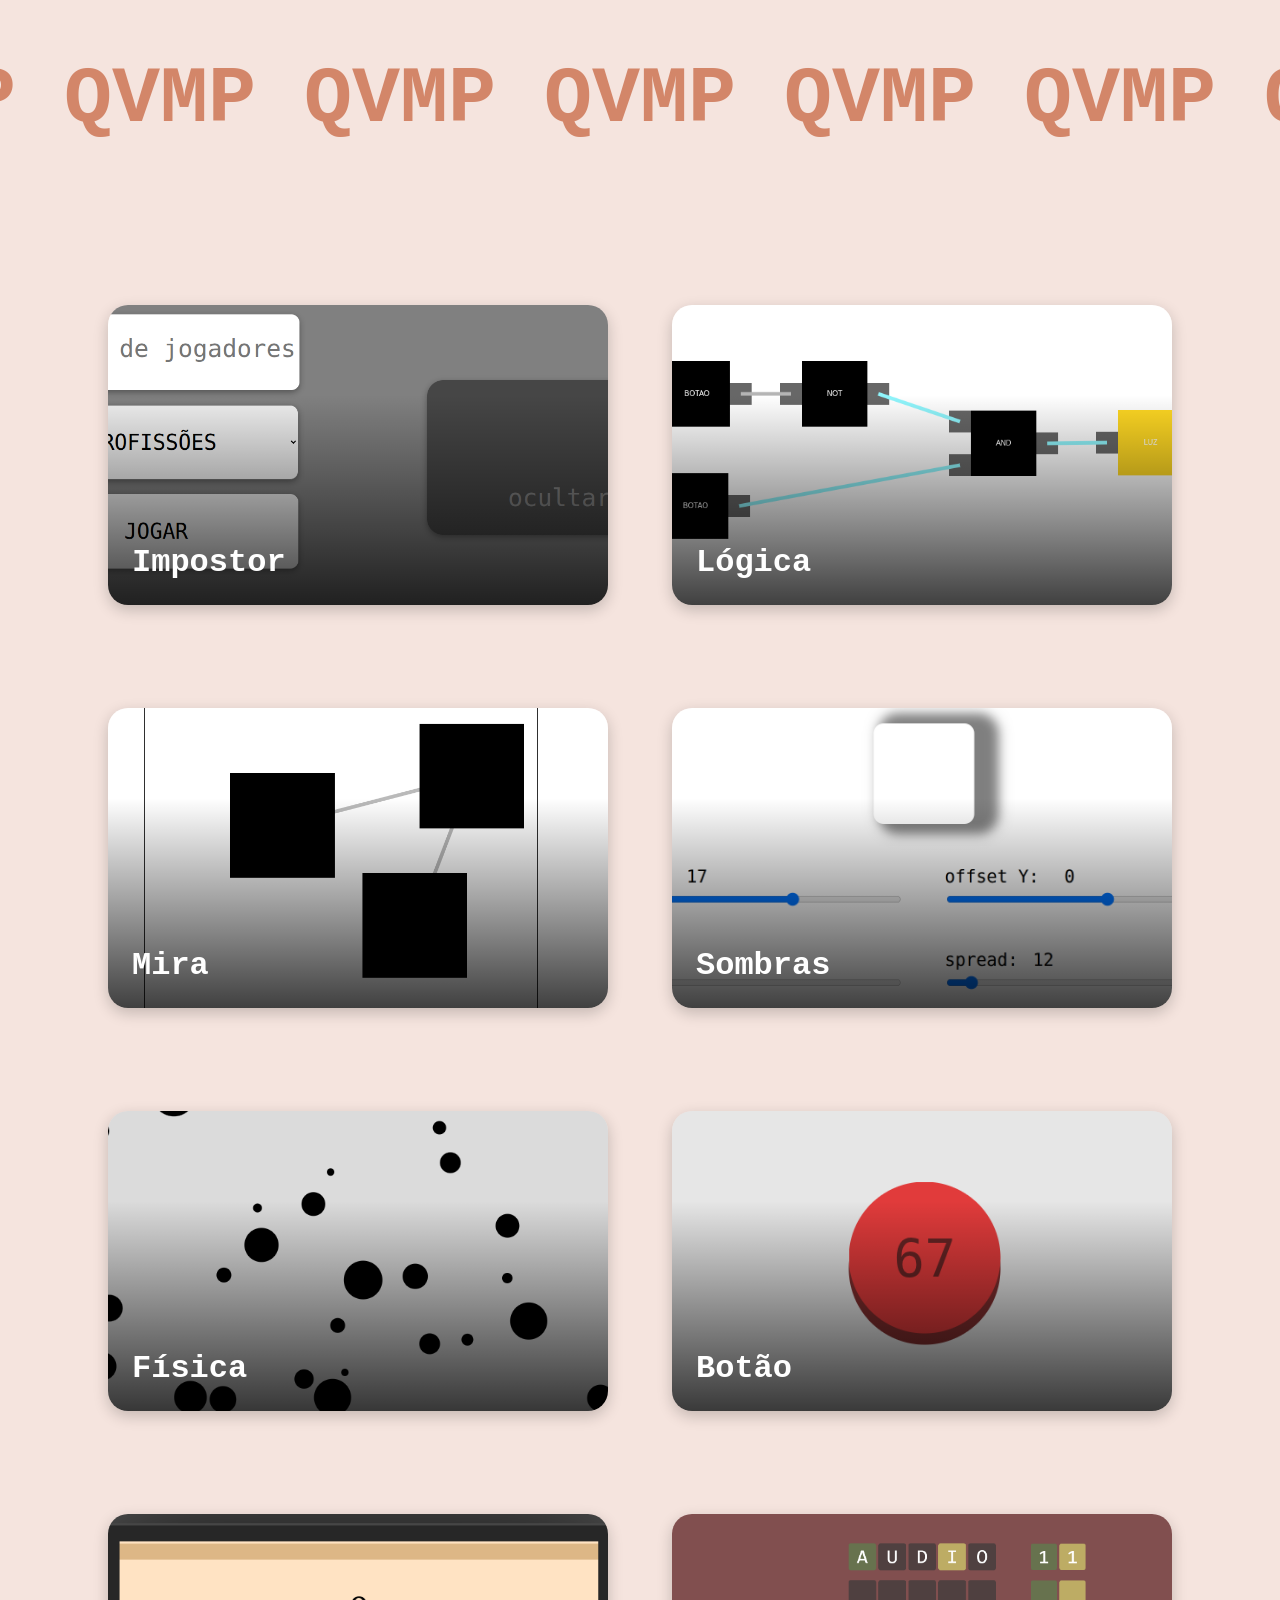
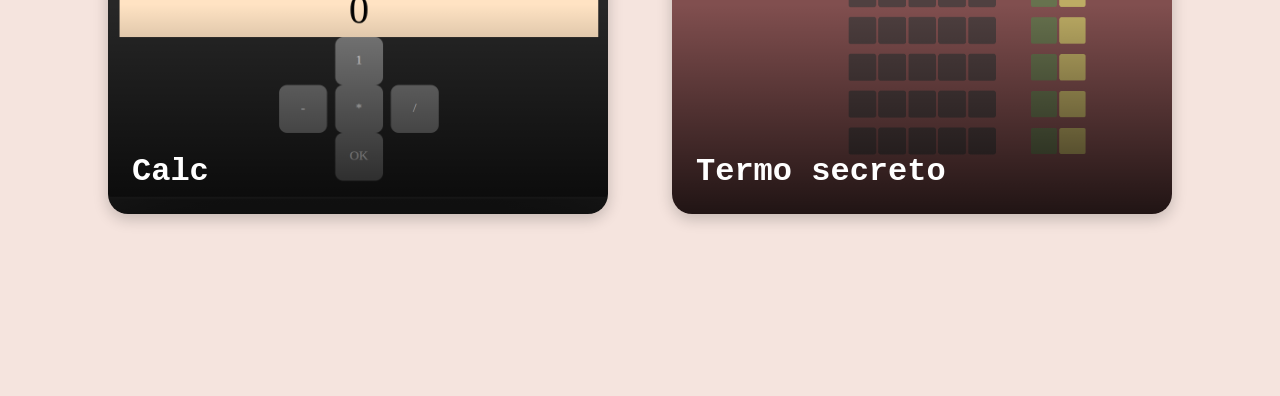
<file: index.html>
<!DOCTYPE html>
<html lang="en">
<head>
    <meta charset="UTF-8">
    <meta name="viewport" content="width=device-width, initial-scale=1.0">
    <title>QVMP</title>

    <link rel="stylesheet" href="index.css">
</head>
<body>
    <h1>QVMP QVMP QVMP QVMP QVMP QVMP QVMP QVMP QVMP QVMP QVMP QVMP QVMP QVMP QVMP QVMP</h1>



    <div id="jogos">
        <a class="jogo" href="impostor/index.html">Impostor</a>
        <a class="jogo" href="logica/index.html">Lógica</a>
        <a class="jogo" href="mira/index.html">Mira</a>
        <a class="jogo" href="sombras/index.html">Sombras</a>
        <a class="jogo" href="fisica/index.html">Física</a>
        <a class="jogo" href="reset-button/index.html">Botão</a>
        <a class="jogo" href="calc/index.html">Calc</a>
        <a class="jogo" href="termo/index.html">Termo secreto</a>
    </div>
</body>
</html>
</file>
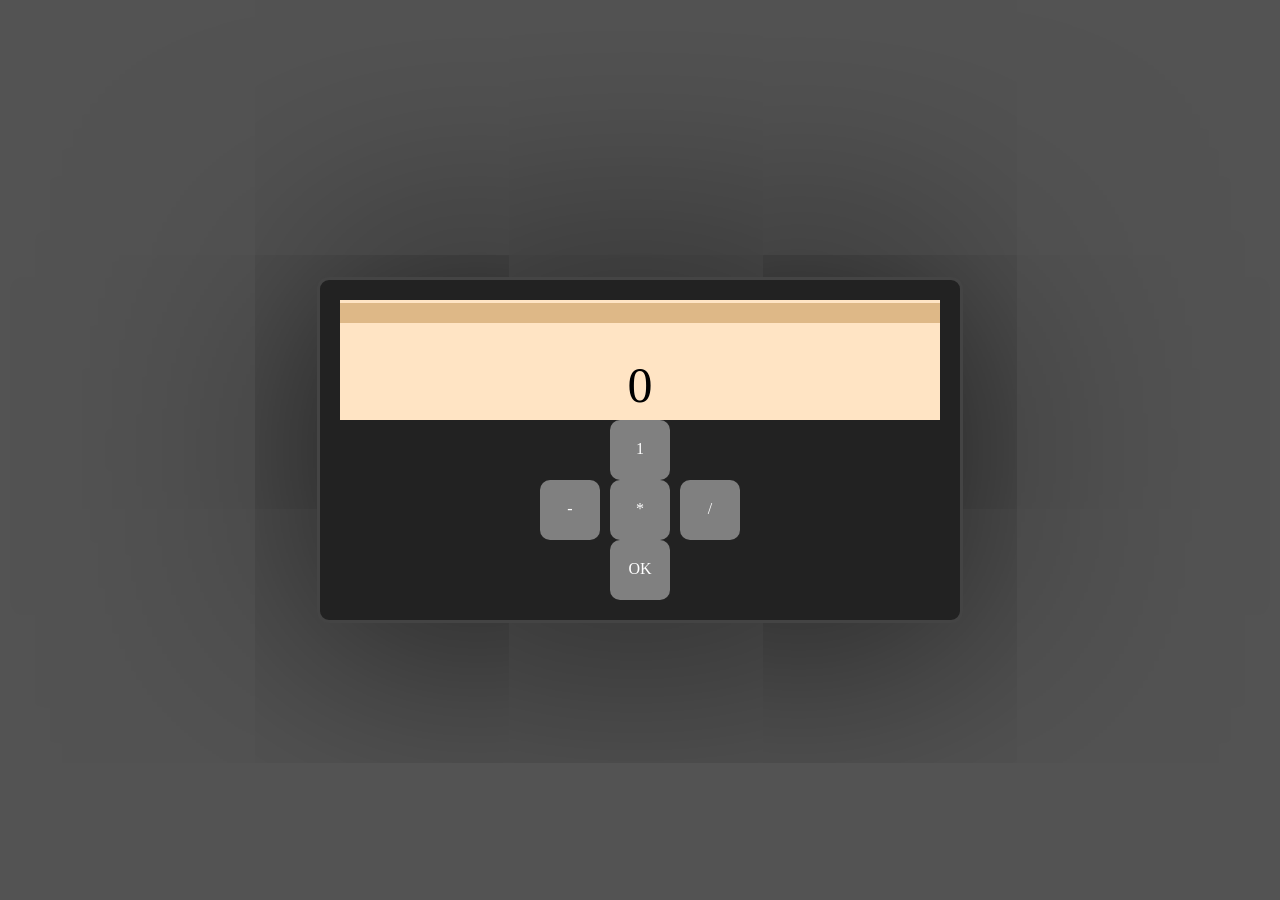
<file: calc/index.html>
<!DOCTYPE html>
<html lang="pt">
    <head>
        <meta charset="UTF-8">
        <title>calc</title>
        <link rel="stylesheet" href="styles.css">
    </head>
    <body>
        <div class="align">
            <div class="fundo">
                <div class="input">
                    <div class="historico">
                        <p id="historico"></p>
                    </div>
                    
                    <p id="input">0</p>
                </div>
                <div class="linha-botao">
                    <div class="botao" data-target="input" data-value="1">1</div>
                </div>
                <div class="linha-botao">
                    <div class="botao" data-target="input" data-value="-">-</div>
                    <div class="botao" data-target="input" data-value="*">*</div>
                    <div class="botao" data-target="input" data-value="/">/</div>
                </div>
                <div class="linha-botao">
                    <div class="botao" data-target="input" data-value="ok">OK</div>
                </div>
            </div>
        </div>

        <script src="script.js"></script>
    </body>
</html>
</file>
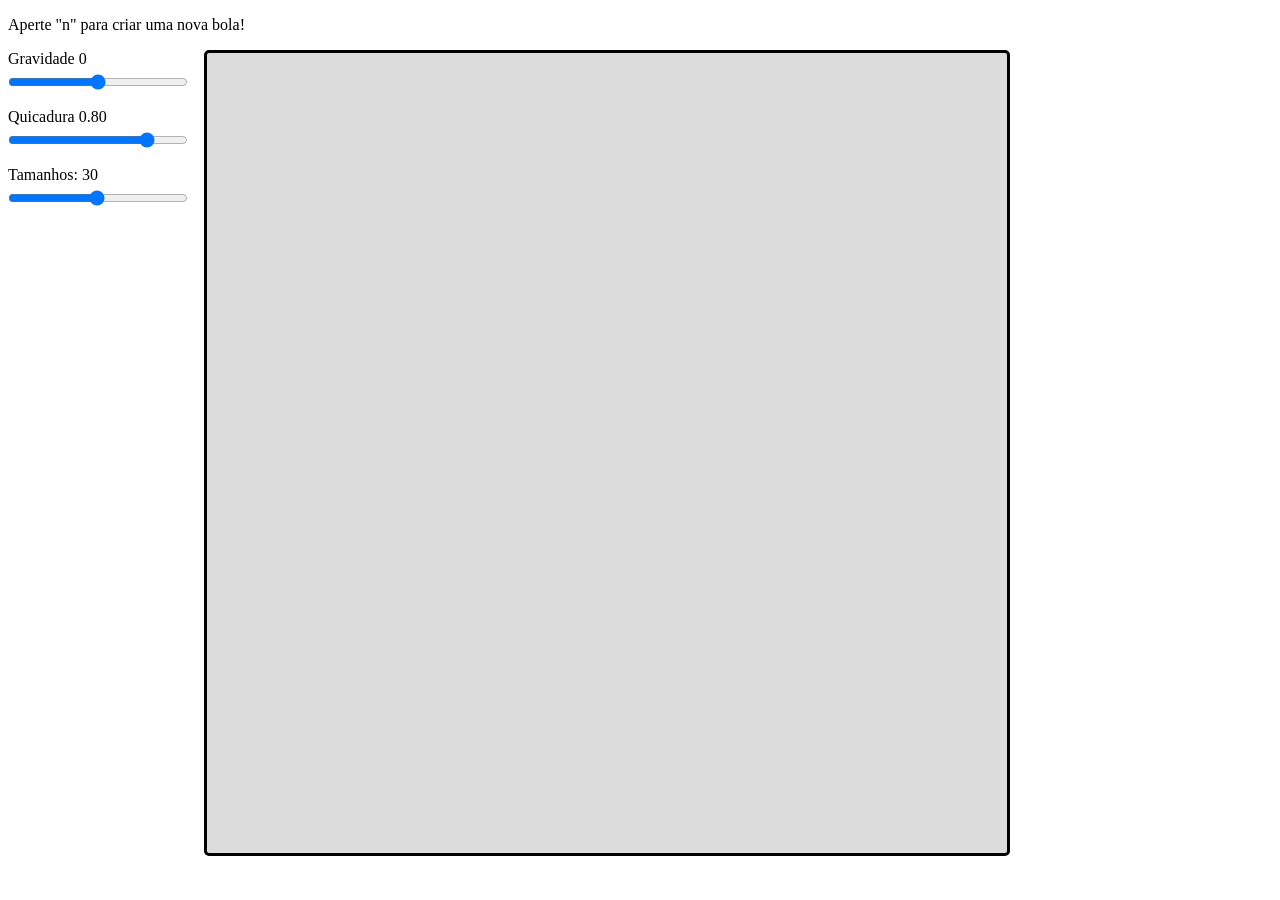
<file: fisica/index.html>
<!DOCTYPE html>
<html lang="en">
<head>
    <meta charset="UTF-8">
    <meta name="viewport" content="width=device-width, initial-scale=1.0">
    <title>Document</title>
    <link rel="stylesheet" href="style.css">
</head>
<body>
    <p>Aperte "n" para criar uma nova bola!</p>
    <div class="simulator">
        <div class="sliders">
            <label for="gravity">Gravidade <output id="gravity-value">0</output></label>
            <input id="gravity" type="range" min="-0.5" max="0.5" step="0.01" value="0">

            <label for="bounce">Quicadura <output id="bounce-value">0.80</output></label>
            <input id="bounce" type="range" min="0" max="1" step="0.01" value="0.80">

            <label for="radius">Tamanhos: <output id="radius-value">30</output></label>
            <input id="radius" type="range" min="1" max="60" step="1" value="30">
        </div>
        <canvas width="800" height="800" id="draw"></canvas>
    </div>

    <script src="main.js"></script>
</body>
</html>
</file>
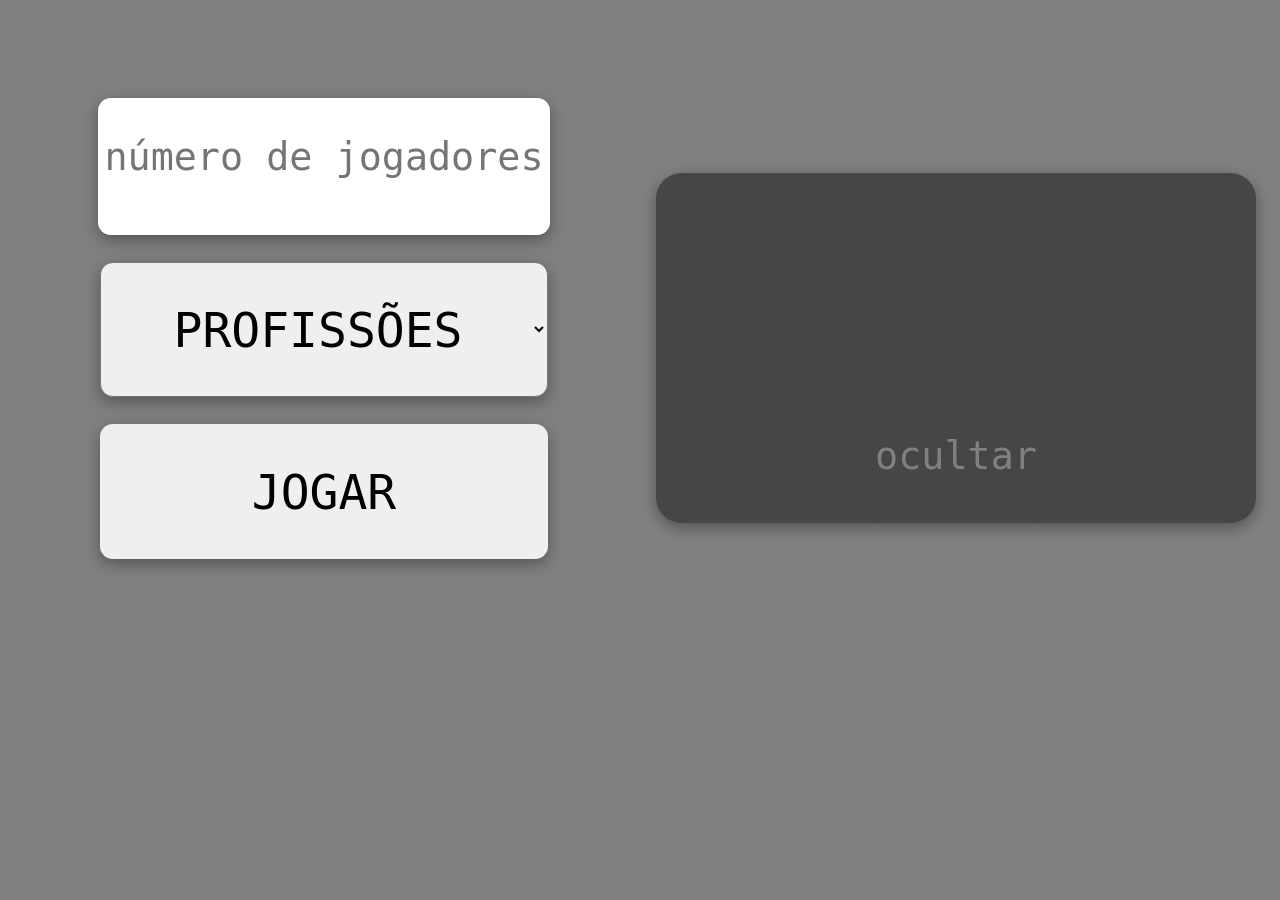
<file: impostor/index.html>
<!DOCTYPE html>
<html lang="en">
<head>
    <meta charset="UTF-8">
    <meta name="viewport" content="width=device-width, initial-scale=1.0">
    <title>Who's the imposter</title>
    <link rel="stylesheet" href="index.css">
</head>
<body>
    <div id="esquerda">
        <textarea inputmode="numeric" placeholder="número de jogadores" id="num"></textarea>
        <select onchange="comparar()" id="tema">
            <option value="prof">PROFISSÕES</option>
            <option value="lugares">LUGARES</option>
            <option value="animais">ANIMAIS</option>
            <option value="pessoas">PESSOAS</option>
            <option value="objetos">OBJETOS</option>
            <option value="clash">CLASH ROYALE</option>
            <option value="poke">POKEMON</option>
            <option value="mine">MINECRAFT (HARDCORE)</option>
            <option value="mine2">MINECRAFT (EASY)</option>
            <option value="personagens">PERSONAGENS</option>
            <option value="custom">PERSONALIZADO</option>
        </select>

        <textarea hidden placeholder="Item 1&#10;Item 2&#10;Item 3&#10;..." id="custom"></textarea>

        <div hidden id="categorias">
            <input type="checkbox" id="herois">
            <label>herois</label><br>
            <input type="checkbox" id="desenhos">
            <label>desenhos</label><br>
            <input type="checkbox" id="filmes">
            <label>filmes</label><br>
            <input type="checkbox" id="animes">
            <label>animes</label><br>
        </div>

        <button onclick="comecar()">JOGAR</button>

    </div>
    
    <div id="direita">
        <div id="jogo" class="jogo"></div>

        <div class="resultado">
            <div id="cima"><h1 id="result"></h1></div>
            <div id="baixo"><button onclick="ocultar()">ocultar</button></div>
        </div>
    </div>

    <script src="temas/animais.js"></script>
    <script src="temas/clash.js"></script>
    <script src="temas/lugares.js"></script>
    <script src="temas/mine.js"></script>
    <script src="temas/mine2.js"></script>
    <script src="temas/objetos.js"></script>
    <script src="temas/pessoas.js"></script>
    <script src="temas/prof.js"></script>
    <script src="temas/pokemon.js"></script>
    <script src="temas/personagens/desenhos.js"></script>
    <script src="temas/personagens/herois.js"></script>
    <script src="temas/personagens/filmes.js"></script>
    <script src="temas/personagens/animes.js"></script>
    <script src="main.js"></script>

</body>
</html>
</file>
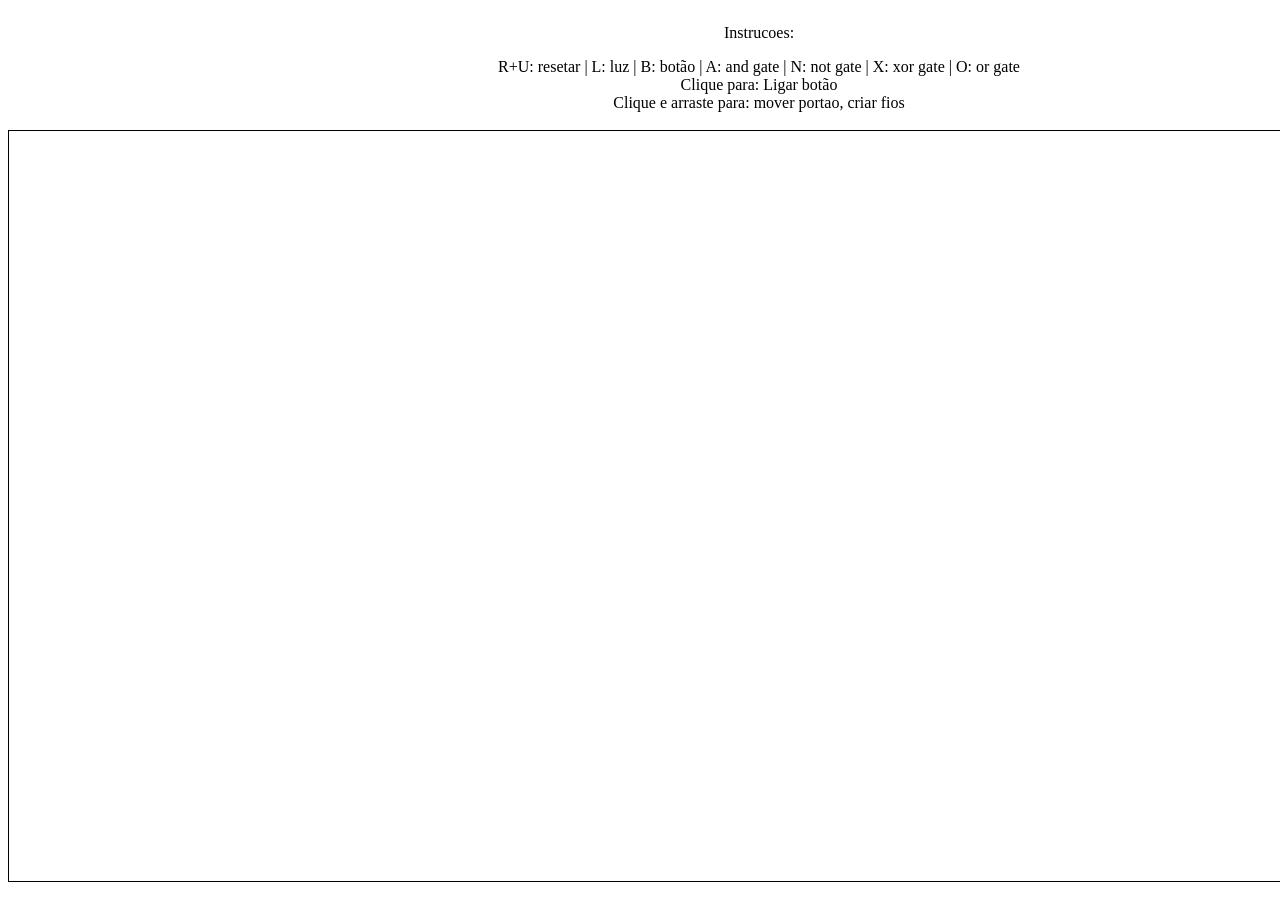
<file: logica/index.html>
<!DOCTYPE html>
<html lang="pt-br">
<head>
    <meta charset="UTF-8">
    <meta name="viewport" content="width=device-width, initial-scale=1.0">
    <title>Document</title>
    <link rel="stylesheet" href="s.css">
</head>
<body>
    <div id="cont">
        <p>Instrucoes:</p>
        <div>R+U: resetar | L: luz | B: botão | A: and gate | N: not gate | X: xor gate | O: or gate</div>
        <div>Clique para: Ligar botão</div>
        <div>Clique e arraste para: mover portao, criar fios</div><br>
        

        <canvas id="canva" width="1500" height="750"></canvas>

    </div>

    <script src="logica.js"></script>
</body>
</html>
</file>
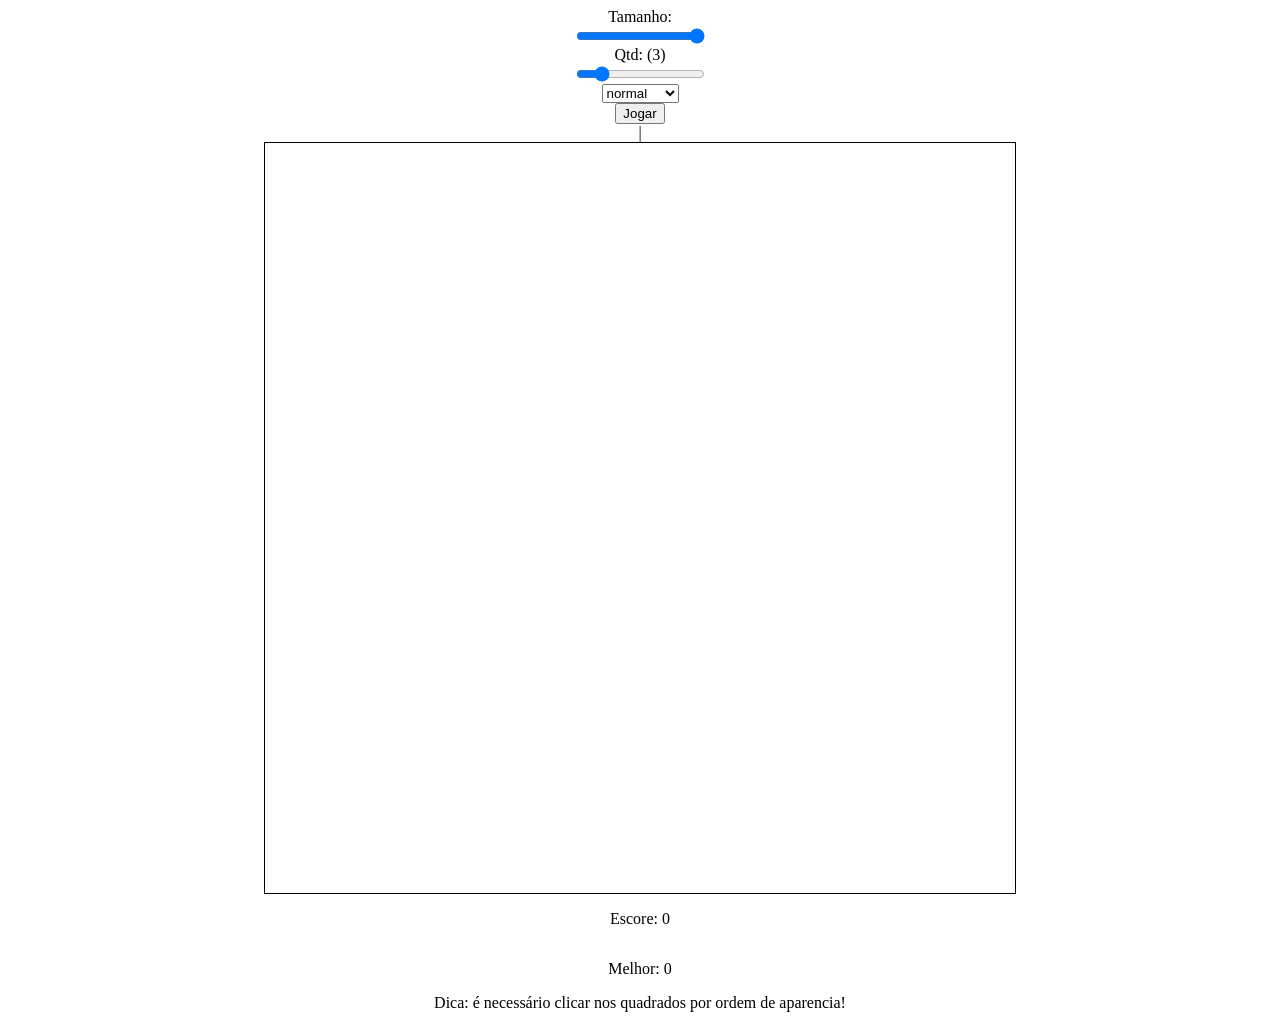
<file: mira/index.html>
<!DOCTYPE html>
<html lang="en">
<head>
    <meta charset="UTF-8">
    <meta name="viewport" content="width=device-width, initial-scale=1.0">
    <title>Document</title>
    <link rel="stylesheet" href="s.css">
</head>
<body>
    <div id="cont">
        <label for="tamanho">Tamanho:</label>
        <input type="range" id="tamanho" min="30" max="200" value="200">

        <label for="qtd" id="qtd-label">Qtd: (3)</label>
        <input type="range" id="qtd" min="2" max="8" value="3">

        <select name="opcoes" id="opcoes">
            <option >normal</option>
            <option >cego</option>
            <option >epliepsia</option>
            <option >crosshair</option>
            <option >tracer</option>
            
        </select>

        <button id="j">Jogar</button>|
        
        <canvas id="canva" width="750" height="750"></canvas>

        <p id="score">Escore: 0</p>
        <p id="melhor">Melhor: 0</p>
        <div>Dica: é necessário clicar nos quadrados por ordem de aparencia!</div>
    </div>

    <script src="mira.js    "></script>
</body>
</html>
</file>
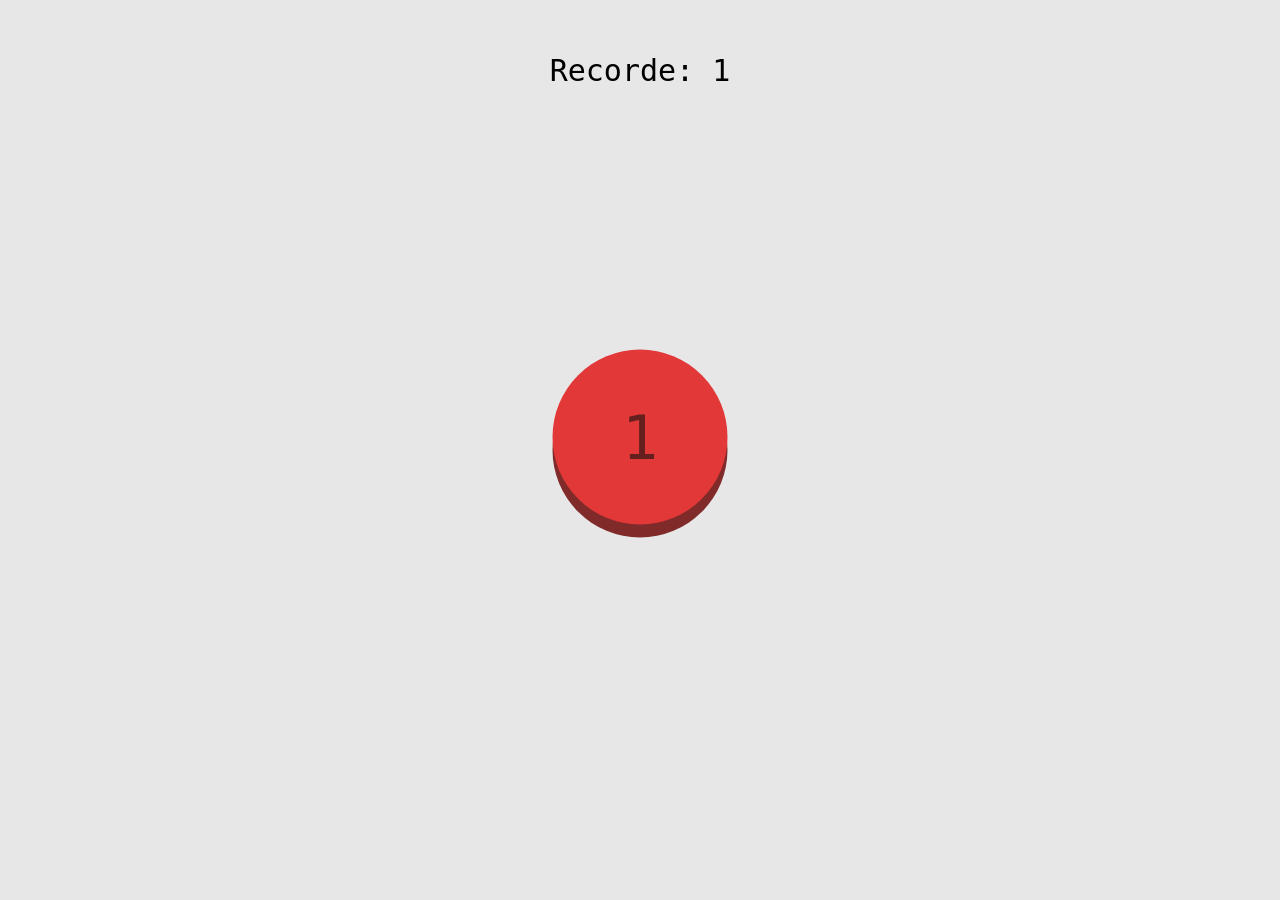
<file: reset-button/index.html>
<!DOCTYPE html>
<html lang="en">
<head>
    <meta charset="UTF-8">
    <meta name="viewport" content="width=device-width, initial-scale=1.0">
    <title>Reset Button</title>
    <link rel="stylesheet" href="reset_button.css">
</head>
<body>
    <div id="corpo">
        <div id="record">Recorde: 1</div>
        <div id="principal">
            <div id="button-top" onclick="clicar()" onmouseover="testar()" onmouseleave="release()"></div>
            <button id="main">1</button>
            <div id="button-bot"></div>
        </div>
    </div>

    <script src="reset_button.js"></script>
</body>
</html>
</file>
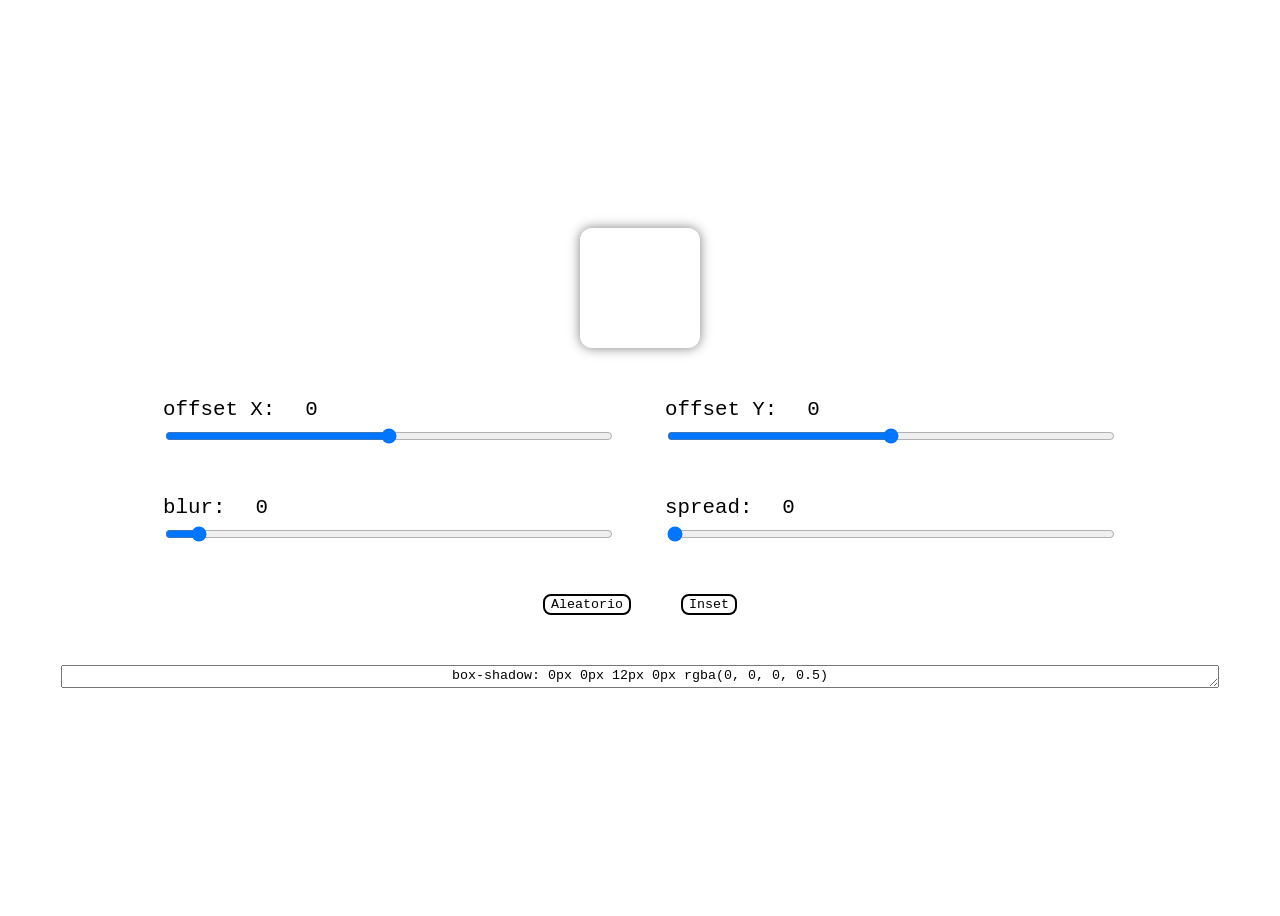
<file: sombras/index.html>
<!DOCTYPE html>
<html lang="en">
<head>
    <meta charset="UTF-8">
    <meta name="viewport" content="width=device-width, initial-scale=1.0">
    <title>Sombras</title>
    <link rel="stylesheet" href="styles.css">
</head>
<body>
    <div class=a>
        <div class="box" id="box"></div>

        <div class=b>
            <div class=c>
                <label for="slider">offset X: <span id="value_offset_x">0</span></label>
                <input type="range" id="slide_offset_x" data-target="value_offset_x" data-var="x" min="-50" max="50" value="0">
            </div>
            <div class=c>
                <label for="slider">offset Y: <span id="value_offset_y">0</span></label>
                <input type="range" id="slide_offset_y" data-target="value_offset_y" data-var="y" min="-50" max="50" value="0">
            </div>
        </div>
        <div class=b>
            <div class=c>
                <label for="slider">blur: <span id="value_blur">0</span></label>
                <input type="range" id="slide_blur" data-target="value_blur" data-var="blur" min="0" max="200" value="12">
            </div>
            <div class=c>
                <label for="slider">spread: <span id="value_spread">0</span></label>
                <input type="range" id="slide_spread" data-target="value_spread" data-var="spread" min="0" max="200" value="0">
            </div>
        </div>
        <div class=b>
            <button id="random">Aleatorio</button>
            <button id="inset">Inset</button>
        </div>
        <div class=b>
            <textarea name="resultado" id="resultado">SCRIPT</textarea>
        </div>
        


    </div>
    <script src="main.js"></script>
</body>
</html>
</file>
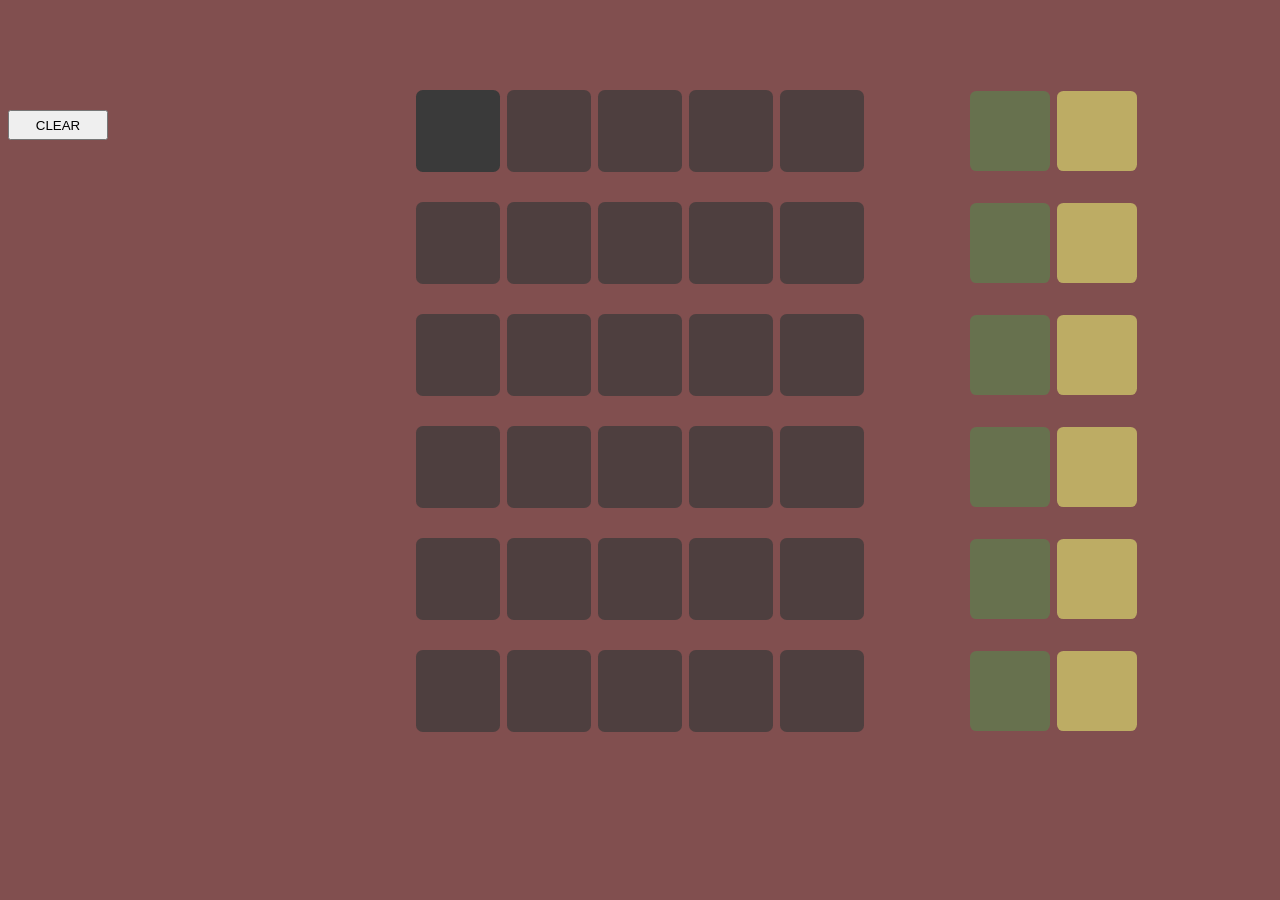
<file: termo/index.html>
<!DOCTYPE html>
<html lang="pt-br">
<head>
    <meta charset="UTF-8">
    <meta name="viewport" content="width=device-width, initial-scale=1.0">
    <title>Termo só que ruim</title>
    <link rel="stylesheet" href="termo.css">
</head>
<body id="body">
    <button id="clear" onclick="limpar()">CLEAR</button>
    <div id="coluna">
        <div class="junto">
            <div class="linha">
                <textarea id="0"  onclick="mudar(this)" maxlength="1" readonly></textarea>
                <textarea id="1"  onclick="mudar(this)" maxlength="1" readonly></textarea>
                <textarea id="2"  onclick="mudar(this)" maxlength="1" readonly></textarea>
                <textarea id="3"  onclick="mudar(this)" maxlength="1" readonly></textarea>
                <textarea id="4"  onclick="mudar(this)" maxlength="1" readonly></textarea>
            </div>
            <div class="gab">
                <div class="correto" id="gab5" maxlength="1" readonly></div>
                <div class="meio" id="gab6" maxlength="1" readonly></div>
            </div>
        </div>


        <div class="junto">
            <div class="linha">
                <textarea id="5"  onclick="mudar(this)" maxlength="1" readonly></textarea>
                <textarea id="6"  onclick="mudar(this)" maxlength="1" readonly></textarea>
                <textarea id="7"  onclick="mudar(this)" maxlength="1" readonly></textarea>
                <textarea id="8"  onclick="mudar(this)" maxlength="1" readonly></textarea>
                <textarea id="9"  onclick="mudar(this)" maxlength="1" readonly></textarea>
            </div>
            <div class="gab">
                <div class="correto" id="gab10" maxlength="1" readonly></div>
                <div class="meio" id="gab11" maxlength="1" readonly></div>
            </div>
        </div>

        <div class="junto">
            <div class="linha">
                <textarea id="10"  onclick="mudar(this)" maxlength="1" readonly></textarea>
                <textarea id="11"  onclick="mudar(this)" maxlength="1" readonly></textarea>
                <textarea id="12"  onclick="mudar(this)" maxlength="1" readonly></textarea>
                <textarea id="13"  onclick="mudar(this)" maxlength="1" readonly></textarea>
                <textarea id="14"  onclick="mudar(this)" maxlength="1" readonly></textarea>
            </div>
            <div class="gab">
                <div class="correto" id="gab15" maxlength="1" readonly></div>
                <div class="meio" id="gab16" maxlength="1" readonly></div>
            </div>
        </div>

        <div class="junto">
            <div class="linha">
                <textarea id="15"  onclick="mudar(this)" maxlength="1" readonly></textarea>
                <textarea id="16"  onclick="mudar(this)" maxlength="1" readonly></textarea>
                <textarea id="17"  onclick="mudar(this)" maxlength="1" readonly></textarea>
                <textarea id="18"  onclick="mudar(this)" maxlength="1" readonly></textarea>
                <textarea id="19"  onclick="mudar(this)" maxlength="1" readonly></textarea>
            </div>
            <div class="gab">
                <div class="correto" id="gab20" maxlength="1" readonly></div>
                <div class="meio" id="gab21" maxlength="1" readonly></div>
            </div>
        </div>
        
        <div class="junto">
            <div class="linha">
                <textarea id="20"  onclick="mudar(this)" maxlength="1" readonly></textarea>
                <textarea id="21"  onclick="mudar(this)" maxlength="1" readonly></textarea>
                <textarea id="22"  onclick="mudar(this)" maxlength="1" readonly></textarea>
                <textarea id="23"  onclick="mudar(this)" maxlength="1" readonly></textarea>
                <textarea id="24"  onclick="mudar(this)" maxlength="1" readonly></textarea>
            </div>
            <div class="gab">
                <div class="correto" id="gab25" maxlength="1" readonly></div>
                <div class="meio" id="gab26" maxlength="1" readonly></div>
            </div>
        </div>
        
        <div class="junto">
            <div class="linha">
                <textarea id="25"  onclick="mudar(this)" maxlength="1" readonly></textarea>
                <textarea id="26"  onclick="mudar(this)" maxlength="1" readonly></textarea>
                <textarea id="27"  onclick="mudar(this)" maxlength="1" readonly></textarea>
                <textarea id="28"  onclick="mudar(this)" maxlength="1" readonly></textarea>
                <textarea id="29"  onclick="mudar(this)" maxlength="1" readonly></textarea>
            </div>
            <div class="gab">
                <div class="correto" id="gab30" maxlength="1" readonly></div>
                <div class="meio" id="gab31" maxlength="1" readonly></div>
            </div>
        </div>
    </div>

    <div id="result">
        <h1>VITÓRIA</h1>
    </div>

    <script src="termo.js"></script>
</body>
</html>
</file>
<file: index.css>
body{
    background-color: #F5E4DE;
    font-family: monospace;
    overflow-x: hidden;
}

h1{
    color: #d38669;
    position: relative;
    left: 50%;
    width: max-content;
    transform: translateX(-50%);
    text-align: center;
    font-size: 80px;
    white-space: nowrap;
}

h1::after{
    content: " QVMP QVMP QVMP QVMP QVMP QVMP QVMP QVMP QVMP QVMP QVMP QVMP QVMP QVMP QVMP QVMP QVMP QVMP QVMP QVMP QVMP QVMP QVMP QVMP QVMP QVMP QVMP QVMP QVMP QVMP QVMP QVMP QVMP QVMP QVMP QVMP QVMP QVMP QVMP QVMP QVMP QVMP QVMP QVMP QVMP QVMP QVMP QVMP QVMP QVMP QVMP";
}

#jogos{
    margin: 160px 100px 100px 100px;
    display: flex;
    justify-content:space-between;
    flex-wrap: wrap;
    gap: 23px;
}

#centro{
    text-align: center;
}

.jogo{
    width: 500px;
    height: 300px;
    border-radius: 20px;
    background-size: cover;
    background-position: center;
    box-shadow: rgba(0, 0, 0, 0.2) 0px 5px 15px;
    color: white;
    display: flex;
    align-items: flex-end;
    padding: 24px;
    box-sizing: border-box;
    font-size: 32px;
    font-weight: bold;
    text-decoration: none;
    transition: transform 180ms ease, box-shadow 180ms ease;
    margin-bottom: 80px;
}

.jogo:hover, .jogo:focus-visible{
    transform: translateY(-5px);
}

.jogo:nth-child(1){
    background-image: linear-gradient(0deg, rgba(0, 0, 0, 0.75), transparent 70%), url("imagens/impostor.png");
}

.jogo:nth-child(2){
    background-image: linear-gradient(0deg, rgba(0, 0, 0, 0.75), transparent 70%), url("imagens/logica.png");
}

.jogo:nth-child(3){
    background-image: linear-gradient(0deg, rgba(0, 0, 0, 0.75), transparent 70%), url("imagens/mira.png");
}

.jogo:nth-child(4){
    background-image: linear-gradient(0deg, rgba(0, 0, 0, 0.75), transparent 70%), url("imagens/sombra.png");
}

.jogo:nth-child(5){
    background-image: linear-gradient(0deg, rgba(0, 0, 0, 0.75), transparent 70%), url("imagens/fisica.png");
}

.jogo:nth-child(6){
    background-image: linear-gradient(0deg, rgba(0, 0, 0, 0.75), transparent 70%), url("imagens/button.png");
}

.jogo:nth-child(7){
    background-image: linear-gradient(0deg, rgba(0, 0, 0, 0.75), transparent 70%), url("imagens/calc.png");
}

.jogo:nth-child(8){
    background-image: linear-gradient(0deg, rgba(0, 0, 0, 0.75), transparent 70%), url("imagens/termo.png");
}

@media (max-width: 700px){
    #jogos{
        margin: 40px 20px;
        justify-content: center;
    }

    .jogo{
        width: 100%;
        height: 240px;
        font-size: 26px;
    }
}
</file>
<file: calc/styles.css>
html, body {
    margin: 0;
    height: 100%;
}

body {
    background-color: #535353;
}

.align{
    display: flex;
    flex-direction: column;
    align-items: center;
    justify-content: center;
    height: 100vh;
    width: 100%;
}


.fundo {
    display: flex;
    flex-direction: column;
    align-items: center;
    padding: 20px;
    background-color: #222222; 
    border: 3px solid #444;
    box-shadow: 0px 0px 2000px rgba(0, 0, 0, 0.8);
    border-radius: 12px;
}

.input {
    width: 600px;
    height: 120px;
    background-color: bisque;

    font-size: 50px;
    text-align: center;
    line-height: 25px;
}

.historico {
    width: 600px;
    height: 20px;
    background-color:burlywood;
    font-size: 3px;
    text-align: left;
    line-height: 20px;
}

.linha-botao {
    display: flex;
    gap: 10px;
}

.botao { 
    width: 50px;
    height: 50px;
    padding: 5px 5px;
    background-color: gray;
    color: white;
    border: none;
    border-radius: 10px;
    cursor: pointer;
    font-size: 16px;
    text-align: center;
    line-height: 3;
}

.botao:hover {
    background-color: antiquewhite;
}

.botao:active{
    background-color: white;
}
</file>
<file: fisica/style.css>
.simulator {
    display: flex;
    align-items: flex-start;
    gap: 16px;
}

.sliders {
    display: flex;
    flex: 0 0 180px;
    flex-direction: column;
    gap: 6px;
}

.sliders input {
    width: 100%;
    margin: 0 0 12px;
}

canvas{
    display: block;
    width: min(800px, 100%);
    height: auto;
    border-style: solid;
    border-radius: 5px;
    background-color: gainsboro;
}

@media (max-width: 700px) {
    .simulator {
        flex-direction: column;
    }

    .sliders {
        width: min(100%, 280px);
        flex-basis: auto;
    }
}
</file>
<file: impostor/index.css>
body{
    background-color: grey;
    display:grid;
}

textarea{
    resize: none;
    margin: 5vw 5vw 5vw 5vw;    
    text-align: center;
    padding-top: 4vw;
    border-radius: 2vw;
    border: none;
    font-size: 5vw;
    box-shadow: rgba(0, 0, 0, 0.35) 0px 5px 15px;   
}

.resultado{
    background-color: rgb(70, 70, 70);
    margin: 5vw 5vw 5vw 5vw;
    display: inline;
    justify-content: space-between;
    justify-items: center;
    align-items: center;
    padding: 5vw 5vw 2vw 5vw;
    border-radius: 2vw;
    box-shadow: rgba(0, 0, 0, 0.35) 0px 5px 15px;
}
.resultado button{
    font-family: monospace;
    background-color: rgb(70, 70, 70);
    border: none;
    font-size: 5vw;
    color: grey;
    margin: 0px;
    box-shadow: none;
}

.resultado h1{
    padding: -20vw 0vw 5vw -5vw;
    text-align: center;
    font-size: 5vw;
}

#jogo button{
    width: 15vw;
    height: 15vw;
    border-radius: 2vw;
    border: none;
    font-family: monospace;
    font-size: 5vw;
    color: black;
    margin: 0vw 0vw 3vw 0vw;
}

#custom{
    height: 20vh;
    text-align: justify;
    padding: 5vw 5vw;
}

h1{
    font-family: monospace;
}

#jogo{
    display: flex;
    justify-content: space-between;
    flex-wrap: wrap;
    margin: 5vw 5vw 5vw 5vw;
}

select{
    margin: 5vw 5vw 5vw 5vw;
    height: 15vw;
    text-align: center;
    text-align-last: center;
    font-family: monospace;
    font-size: 5vw;
    border-radius: 2vw;
    box-shadow: rgba(0, 0, 0, 0.35) 0px 5px 15px;
    color: black;
}

button{
    color: black;
    box-shadow: rgba(0, 0, 0, 0.35) 0px 5px 15px;
    margin: 5vw 5vw 5vw 5vw;
    height: 15vw;
    text-align: center;
    font-family: monospace;
    font-size: 5vw;
    border-radius: 2vw;
    border: none;
}

#categorias{
    background-color: white;
    margin: 5vw 5vw 5vw 5vw;
    border-radius: 2vw;
    font-family: monospace;
    height: 25vw;
    padding: 5vw 5vw;
    font-size: 5vw;
    box-shadow: rgba(0, 0, 0, 0.35) 0px 5px 15px;

}

#esquerda{
    display: grid;
}
#direita{
    display: grid;
}

@media (width = 100vmax) {
    body {
        display: flex;
    }

    button{
        width: 35vw;
        height: 15vh;
        font-size: 3rem;
        border-radius: 1vw;
        margin: 3vh 0px 0px 0px;
    }
    select{
        width: 35vw;
        height: 15vh;
        font-size: 3rem;
        border-radius: 1vw;
        margin: 3vh 0px 0px 0px;
    }

    textarea{
        width: 35vw;
        height: 11vh;
        font-size: 3vw;
        border-radius: 1vw;
        padding-top: 4vh;
        margin: 0px;
    }
    #esquerda{
        margin-top: 10vh;
        width: 50%;
        justify-items: center;
    }
    #direita{
        width: 50%;
        justify-items: center;
    }
    .resultado{
        height: 350px;
        width: 600px;
        background-color: rgb(70, 70, 70);
        margin: 0px;
        display: flex;
        flex-direction: column;
        justify-content: space-between;
        justify-items: center;
        align-items: center;
        padding: 0vw;
        border-radius: 2vw;
        box-shadow: rgba(0, 0, 0, 0.35) 0px 5px 15px;
    }
    .resultado button{
        font-family: monospace;
        border: none;
        font-size: 3vw;
        color: grey;
        margin: 0px;
        box-shadow: none;
        text-align: center;
        width: 100%;
        vertical-align: bottom;
    }

    #cima{
        display: flex ;
        height: 100%;
        align-items: flex-end;
    }

    .resultado h1{
        padding: 0vw;
        text-align: center;
        font-size: 3vw;
    }
    #custom{
        height: 20vh;
        width: 31vw;
        text-align: justify;
        padding: 2vw;
        font-size: 2vw;
        margin-top: 3vh;
    }
    #jogo{
        display: flex;
        width: 75%;
        justify-content: space-between;
        flex-wrap: wrap;
        margin: 5vw     ;
    }
    #jogo button{
        width: 5vw;
        height: 5vw;
        border-radius: 1vw;
        border: none;
        font-family: monospace;
        font-size: 2vw;
        color: black;
        margin: 0vw 0vw 3vw 0vw;
    }

    #categorias{
        background-color: white;
        margin: 3vh auto 0vw auto;
        border-radius: 2vw;
        font-family: monospace;
        height: 15vw;
        padding: 2vw 2vw 2vw 2vw;
        font-size: 3vw;
        box-shadow: rgba(0, 0, 0, 0.35) 0px 5px 15px;
    }
}
</file>
<file: logica/s.css>
#cont{
    display: grid;
    justify-items: center;
}


canvas{
    width: 1500px;
    height: 750px;
    border: 1px solid #000000;
}
</file>
<file: mira/s.css>
#cont{
    display: grid;
    justify-items: center;
}


canvas{
    width: 750px;
    height: 750px;
    border: 1px solid #000000;
}
</file>
<file: sombras/styles.css>
body{
    font-family: 'Hack', monospace;
    font-size: 130%;
}

span {
    display: inline-block;
    width: 30px;
    text-align: right;
}

textarea{
    width: 90vw;
    text-align: center;
    height: 17px;
}
button{
    font-family: 'Hack', monospace;
    background-color: white;
    border-radius: 8px;
    border-style:solid;
}
button:active{
    background-color: rgb(235, 235, 235);
}

input{
    width: 35vw;
}

.a {
    display: flex;
    flex-direction: column;
    justify-content: center;
    align-items: center;
    height: 100vh;
    margin: 0;
    gap:50px;
}
.b{
    display: flex;
    gap:50px;
}
.c{
    display: flex;
    flex-direction: column;
    gap:5px;
}

.box{
    background-color: white;
    height: 120px;
    width: 120px;
    border-radius: 12px;
    box-shadow: 0px 0px 13px 8px rgba(0,0,0,0.37);
}
</file>
<file: termo/termo.css>
body{
    background-color: rgb(129, 79, 79);
}
textarea{
    width: 80px;
    height: 75px;
    resize: none;
    font-size: 60px;
    text-align: center;
    font-family: monospace;
    text-transform: uppercase;
    border-radius: 8%;
    padding-top: 5px;
    border: none;
    background-color: rgba(58, 58, 58, 0.7);
    color: white;
    cursor: pointer;
}:focus{
    background-color: rgba(58, 58, 58, 1);
    border: none;
    outline: none;
}
.linha{
    display: flex;
    align-content: center;
    justify-content: center;
    gap: 7px;
    grid-column: 2;
}
#coluna{
    margin-top: 90px;
    display: flex;
    flex-direction: column;
    gap: 30px;
}

#clear{
    position: absolute;
    margin-right: 20px;
    margin-top: 20px;
    width: 100px;
    height: 30px;
}

.correto{
    width: 80px;
    height: 75px;
    resize: none;
    font-size: 60px;
    text-align: center;
    font-family: monospace;
    text-transform: uppercase;
    border-radius: 8%;
    padding-top: 5px;
    border: none;
    background-color: rgba(93, 129, 79, 0.7);
    color: white;
}

.meio{
    width: 80px;
    height: 75px;
    resize: none;
    font-size: 60px;
    text-align: center;
    font-family: monospace;
    text-transform: uppercase;
    border-radius: 8%;
    padding-top: 5px;
    border: none;
    background-color: rgb(189, 172, 100);
    color: white;
}

.gab{
    display: flex;
    justify-content: left;
    grid-column: 3;
    margin-left: 0px;
    gap: 7px;
}

.junto{
    display: grid;
    grid-template-columns: 600px 600px 600px;
    gap: 30px;
    align-content: center;
    align-items: center;
    justify-content: center;
    width: 100%;
}

#result{
    font-size: 3rem;
    font-family: monospace;
    text-align: center;
    margin-top: 300px;
    display: none;
}
</file>
